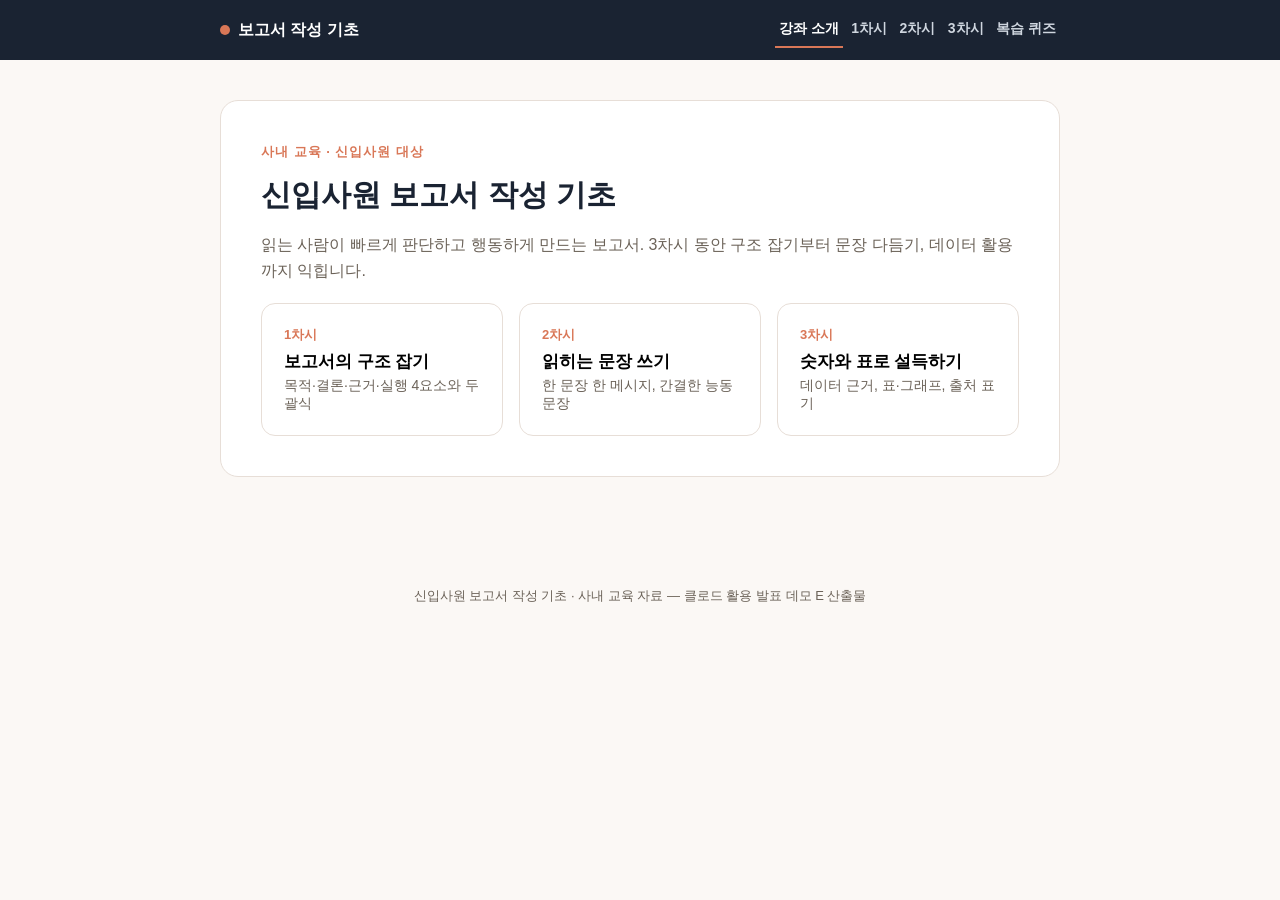
<file: 특별발표_데모자료/데모E_수업사이트/index.html>
<!DOCTYPE html>
<html lang="ko">
<head>
<meta charset="UTF-8">
<meta name="viewport" content="width=device-width, initial-scale=1.0">
<title>신입사원 보고서 작성 기초</title>
<link rel="stylesheet" href="style.css">
</head>
<body>

<header class="site">
  <div class="nav-inner">
    <div class="brand"><span class="dot"></span> 보고서 작성 기초</div>
    <nav>
      <button class="nav-btn active" data-page="home">강좌 소개</button>
      <button class="nav-btn" data-page="lesson1">1차시</button>
      <button class="nav-btn" data-page="lesson2">2차시</button>
      <button class="nav-btn" data-page="lesson3">3차시</button>
      <button class="nav-btn" data-page="quiz">복습 퀴즈</button>
    </nav>
  </div>
</header>

<main>

  <!-- 홈 -->
  <section class="page active" id="home">
    <div class="hero">
      <div class="eyebrow">사내 교육 · 신입사원 대상</div>
      <h1 class="title">신입사원 보고서 작성 기초</h1>
      <p class="lead">읽는 사람이 빠르게 판단하고 행동하게 만드는 보고서. 3차시 동안 구조 잡기부터 문장 다듬기, 데이터 활용까지 익힙니다.</p>
      <div class="lesson-grid">
        <button class="lesson-card" data-page="lesson1">
          <div class="num">1차시</div>
          <div class="name">보고서의 구조 잡기</div>
          <div class="desc">목적·결론·근거·실행 4요소와 두괄식</div>
        </button>
        <button class="lesson-card" data-page="lesson2">
          <div class="num">2차시</div>
          <div class="name">읽히는 문장 쓰기</div>
          <div class="desc">한 문장 한 메시지, 간결한 능동 문장</div>
        </button>
        <button class="lesson-card" data-page="lesson3">
          <div class="num">3차시</div>
          <div class="name">숫자와 표로 설득하기</div>
          <div class="desc">데이터 근거, 표·그래프, 출처 표기</div>
        </button>
      </div>
    </div>
  </section>

  <!-- 1차시 -->
  <section class="page" id="lesson1">
    <div class="eyebrow">1차시</div>
    <h1 class="title">보고서의 구조 잡기</h1>
    <div class="card">
      <div class="meta">대상: 입사 1년 차 이내 신입사원 · 소요 시간: 60분</div>
      <h2 class="section">학습 목표</h2>
      <ul class="goals">
        <li>보고서를 구성하는 네 가지 요소(목적·결론·근거·실행)를 설명할 수 있다.</li>
        <li>결론을 먼저 제시하는 두괄식으로 보고서의 뼈대를 잡을 수 있다.</li>
        <li>보고서의 목적에 맞는 구조를 선택할 수 있다.</li>
      </ul>
      <h2 class="section">핵심 개념</h2>
      <div class="concept">
        <h3>1. 보고서 쓰기의 5단계 흐름</h3>
        <p>자료 수집 → 구조 잡기 → 초안 작성 → 검토·수정 → 제출. 1차시는 '구조 잡기'에 집중한다. 보고서는 글짓기가 아니라 읽는 사람이 판단하고 행동하도록 돕는 '목적이 있는 문서'다.</p>
      </div>
      <div class="concept">
        <h3>2. 보고서의 4가지 구성 요소</h3>
        <p>목적은 왜 쓰는가, 결론은 무엇을 말하려는가, 근거는 결론을 뒷받침하는 사실과 데이터, 실행은 읽는 사람이 무엇을 하면 되는가에 답한다.</p>
      </div>
      <div class="concept">
        <h3>3. 두괄식 — 결론을 먼저</h3>
        <p>바쁜 의사결정자는 첫 문단에서 결론을 찾는다. 결론을 맨 앞에 두고 근거를 뒤에 배치한다.</p>
      </div>
      <h2 class="section">수업 활동</h2>
      <table>
        <tr><th>순서</th><th>활동</th><th>시간</th></tr>
        <tr><td>1</td><td>아이스브레이킹 — 최근에 쓴 보고서 떠올리기</td><td>5분</td></tr>
        <tr><td>2</td><td>강의 — 4가지 구성 요소와 두괄식</td><td>25분</td></tr>
        <tr><td>3</td><td>조별 실습 — 나쁜 예시 보고서를 4요소 구조로 고쳐쓰기</td><td>20분</td></tr>
        <tr><td>4</td><td>조별 공유 및 질의응답</td><td>10분</td></tr>
      </table>
      <div class="pager">
        <button class="ghost" data-page="home">← 강좌 소개</button>
        <button data-page="lesson2">2차시 →</button>
      </div>
    </div>
  </section>

  <!-- 2차시 -->
  <section class="page" id="lesson2">
    <div class="eyebrow">2차시</div>
    <h1 class="title">읽히는 문장 쓰기</h1>
    <div class="card">
      <div class="meta">대상: 입사 1년 차 이내 신입사원 · 소요 시간: 60분</div>
      <h2 class="section">학습 목표</h2>
      <ul class="goals">
        <li>한 문장에 하나의 메시지만 담아 쓸 수 있다.</li>
        <li>수동태와 군더더기를 덜어 간결한 문장으로 고칠 수 있다.</li>
        <li>문단의 핵심 문장을 맨 앞에 배치할 수 있다.</li>
      </ul>
      <h2 class="section">핵심 개념</h2>
      <div class="concept">
        <h3>1. 한 문장, 하나의 메시지</h3>
        <p>한 문장에 여러 메시지를 욱여넣으면 핵심을 놓친다. 메시지가 둘이면 문장을 둘로 나눈다.</p>
      </div>
      <div class="concept">
        <h3>2. 짧고 능동적으로</h3>
        <p>"검토가 진행되었다"보다 "팀장이 검토했다"가 분명하다. 수동태를 능동태로 바꾸고 군더더기를 덜어낸다.</p>
      </div>
      <div class="concept">
        <h3>3. 핵심 문장을 문단 맨 앞에</h3>
        <p>문단도 두괄식으로 쓴다. 각 문단의 첫 문장에 결론을 두고, 나머지 문장으로 뒷받침한다.</p>
      </div>
      <h2 class="section">수업 활동</h2>
      <table>
        <tr><th>순서</th><th>활동</th><th>시간</th></tr>
        <tr><td>1</td><td>복습 — 1차시 4요소 구조 되짚기</td><td>5분</td></tr>
        <tr><td>2</td><td>강의 — 한 문장 한 메시지, 능동태, 문단 두괄식</td><td>25분</td></tr>
        <tr><td>3</td><td>개인 실습 — 군더더기 문장 10개 고쳐쓰기</td><td>20분</td></tr>
        <tr><td>4</td><td>짝과 비교 및 질의응답</td><td>10분</td></tr>
      </table>
      <div class="pager">
        <button class="ghost" data-page="lesson1">← 1차시</button>
        <button data-page="lesson3">3차시 →</button>
      </div>
    </div>
  </section>

  <!-- 3차시 -->
  <section class="page" id="lesson3">
    <div class="eyebrow">3차시</div>
    <h1 class="title">숫자와 표로 설득하기</h1>
    <div class="card">
      <div class="meta">대상: 입사 1년 차 이내 신입사원 · 소요 시간: 60분</div>
      <h2 class="section">학습 목표</h2>
      <ul class="goals">
        <li>주장을 데이터로 뒷받침할 수 있다.</li>
        <li>상황에 맞게 표와 그래프를 골라 쓸 수 있다.</li>
        <li>데이터의 출처와 기준을 분명히 밝힐 수 있다.</li>
      </ul>
      <h2 class="section">핵심 개념</h2>
      <div class="concept">
        <h3>1. 숫자는 주장을 근거로 바꾼다</h3>
        <p>"매출이 많이 늘었다"는 의견이지만 "매출이 전월 대비 18% 늘었다"는 근거다. 4요소 중 '근거' 자리를 숫자로 채운다.</p>
      </div>
      <div class="concept">
        <h3>2. 표와 그래프, 언제 무엇을</h3>
        <p>정확한 값을 비교하면 표, 흐름과 추세를 보여주면 그래프를 쓴다. 그래프 한 장에는 메시지 하나만 담는다.</p>
      </div>
      <div class="concept">
        <h3>3. 출처와 기준 밝히기</h3>
        <p>모든 숫자에 출처와 집계 기준(기간·대상·단위)을 함께 적는다. 출처 없는 숫자는 신뢰받지 못한다.</p>
      </div>
      <h2 class="section">수업 활동</h2>
      <table>
        <tr><th>순서</th><th>활동</th><th>시간</th></tr>
        <tr><td>1</td><td>복습 — 2차시 문장 원칙 되짚기</td><td>5분</td></tr>
        <tr><td>2</td><td>강의 — 데이터 근거, 표·그래프 선택, 출처 표기</td><td>25분</td></tr>
        <tr><td>3</td><td>조별 실습 — 주어진 데이터로 표와 그래프 만들기</td><td>20분</td></tr>
        <tr><td>4</td><td>조별 공유 및 강좌 마무리</td><td>10분</td></tr>
      </table>
      <div class="pager">
        <button class="ghost" data-page="lesson2">← 2차시</button>
        <button data-page="quiz">복습 퀴즈 풀기 →</button>
      </div>
    </div>
  </section>

  <!-- 복습 퀴즈 -->
  <section class="page" id="quiz">
    <div class="eyebrow">복습 퀴즈</div>
    <h1 class="title">1차시 복습 퀴즈</h1>
    <p class="lead">보고서의 구조 잡기, 핵심 개념을 잘 기억하고 있는지 확인해 보세요.</p>
    <div class="quiz-box">
      <div class="quiz-bar"><div id="quizBar"></div></div>
      <div class="quiz-body" id="quizBody"></div>
    </div>
  </section>

</main>

<footer class="site">
  신입사원 보고서 작성 기초 · 사내 교육 자료 — 클로드 활용 발표 데모 E 산출물
</footer>

<script src="script.js"></script>
</body>
</html>
</file>
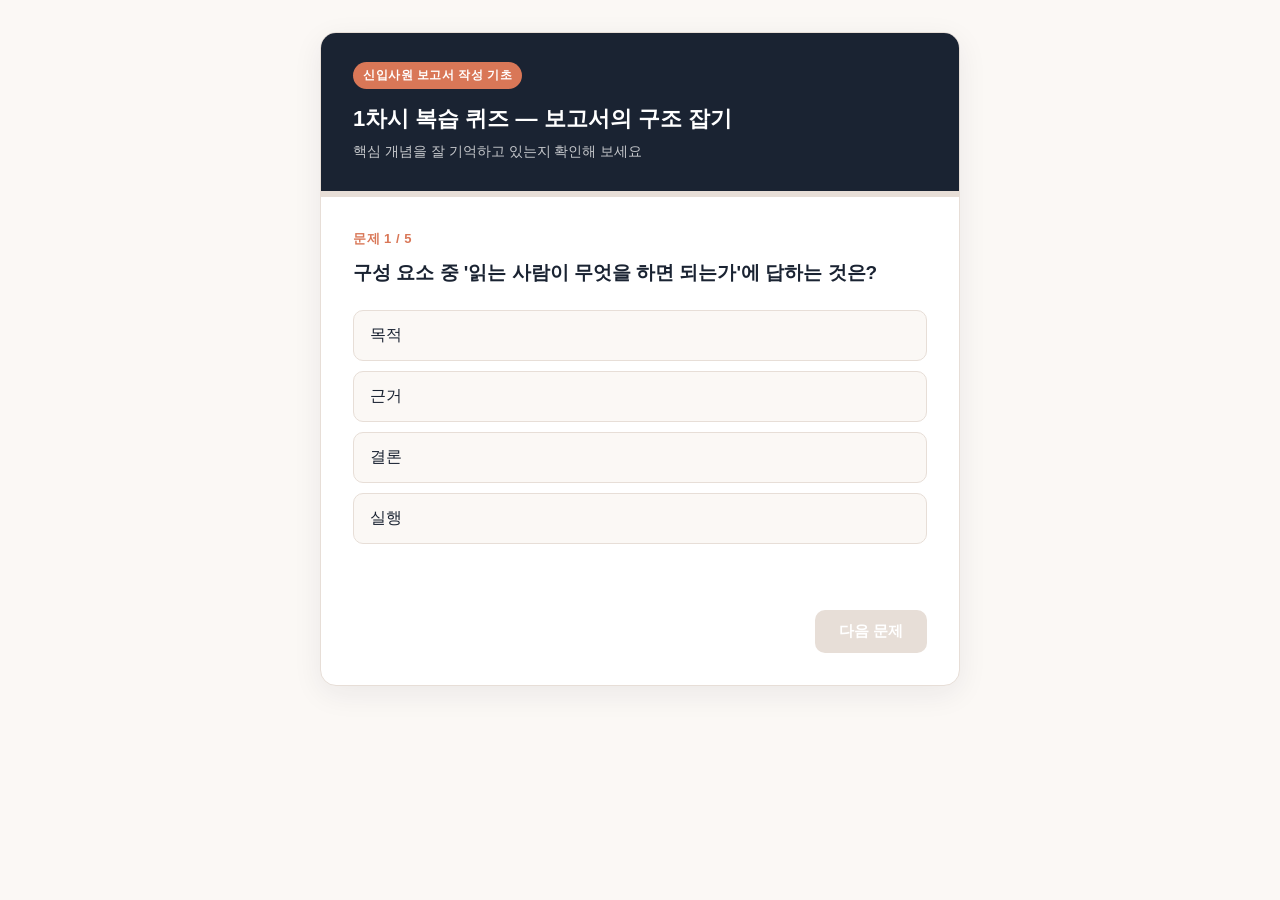
<file: 특별발표_데모자료/데모C_복습퀴즈.html>
<!DOCTYPE html>
<html lang="ko">
<head>
<meta charset="UTF-8">
<meta name="viewport" content="width=device-width, initial-scale=1.0">
<title>1차시 복습 퀴즈 — 보고서의 구조 잡기</title>
<style>
  :root {
    --coral: #D97757;
    --coral-dark: #C25E3F;
    --navy: #1A2332;
    --green: #2E7D32;
    --green-bg: #E6F4E6;
    --red: #C0392B;
    --red-bg: #FBEAE8;
    --paper: #FBF8F5;
    --line: #E7DED7;
  }
  * { box-sizing: border-box; margin: 0; padding: 0; }
  body {
    font-family: "Pretendard", "맑은 고딕", "Malgun Gothic", sans-serif;
    background: var(--paper);
    color: var(--navy);
    line-height: 1.6;
    display: flex;
    justify-content: center;
    padding: 32px 16px;
  }
  .quiz {
    width: 100%;
    max-width: 640px;
    background: #fff;
    border: 1px solid var(--line);
    border-radius: 16px;
    overflow: hidden;
    box-shadow: 0 8px 30px rgba(26, 35, 50, 0.07);
  }
  header {
    background: var(--navy);
    color: #fff;
    padding: 28px 32px;
  }
  header .tag {
    display: inline-block;
    background: var(--coral);
    color: #fff;
    font-size: 12px;
    font-weight: 700;
    padding: 4px 10px;
    border-radius: 999px;
    letter-spacing: 0.5px;
  }
  header h1 { font-size: 22px; margin-top: 12px; }
  header p { font-size: 14px; opacity: 0.75; margin-top: 4px; }
  .bar { height: 6px; background: var(--line); }
  .bar > div { height: 100%; width: 0; background: var(--coral); transition: width 0.3s ease; }
  .body { padding: 32px; }
  .qnum { font-size: 13px; font-weight: 700; color: var(--coral); letter-spacing: 0.5px; }
  .question { font-size: 19px; font-weight: 700; margin: 8px 0 22px; }
  .options { display: flex; flex-direction: column; gap: 10px; }
  .option {
    text-align: left;
    font-size: 16px;
    font-family: inherit;
    color: var(--navy);
    background: var(--paper);
    border: 1.5px solid var(--line);
    border-radius: 10px;
    padding: 14px 16px;
    cursor: pointer;
    transition: border-color 0.15s, background 0.15s;
  }
  .option:hover:not(:disabled) { border-color: var(--coral); }
  .option:disabled { cursor: default; }
  .option.correct { background: var(--green-bg); border-color: var(--green); color: var(--green); font-weight: 700; }
  .option.wrong { background: var(--red-bg); border-color: var(--red); color: var(--red); }
  .feedback { margin-top: 18px; font-size: 15px; font-weight: 600; min-height: 24px; }
  .feedback.ok { color: var(--green); }
  .feedback.no { color: var(--red); }
  .footer { margin-top: 24px; display: flex; justify-content: flex-end; }
  button.next {
    font-family: inherit;
    font-size: 15px;
    font-weight: 700;
    color: #fff;
    background: var(--coral);
    border: none;
    border-radius: 10px;
    padding: 12px 24px;
    cursor: pointer;
  }
  button.next:hover { background: var(--coral-dark); }
  button.next:disabled { background: var(--line); color: #fff; cursor: default; }
  .result { text-align: center; padding: 16px 0; }
  .result .score { font-size: 48px; font-weight: 800; color: var(--coral); }
  .result h2 { font-size: 20px; margin-bottom: 6px; }
  .result p { color: #6b6258; font-size: 15px; margin-bottom: 22px; }
  .retry {
    font-family: inherit; font-size: 15px; font-weight: 700;
    color: var(--navy); background: #fff;
    border: 1.5px solid var(--navy); border-radius: 10px;
    padding: 12px 24px; cursor: pointer;
  }
  .retry:hover { background: var(--navy); color: #fff; }
</style>
</head>
<body>
<div class="quiz">
  <header>
    <span class="tag">신입사원 보고서 작성 기초</span>
    <h1>1차시 복습 퀴즈 — 보고서의 구조 잡기</h1>
    <p>핵심 개념을 잘 기억하고 있는지 확인해 보세요</p>
  </header>
  <div class="bar"><div id="bar"></div></div>
  <div class="body" id="body"></div>
</div>

<script>
  const QUESTIONS = [
    {
      q: "보고서의 4가지 구성 요소에 해당하지 않는 것은?",
      options: ["목적", "결론", "분량", "실행"],
      answer: 2,
      explain: "보고서의 4요소는 목적·결론·근거·실행입니다. 분량은 요소가 아닙니다."
    },
    {
      q: "두괄식 보고서에서 첫 문단에 와야 하는 것은?",
      options: ["자료 수집 과정", "결론", "참고 문헌", "작성자 소개"],
      answer: 1,
      explain: "두괄식은 결론을 맨 앞에 둡니다. 바쁜 의사결정자가 첫 문단에서 핵심을 찾습니다."
    },
    {
      q: "보고서 쓰기 5단계 흐름에서 '구조 잡기' 바로 다음 단계는?",
      options: ["자료 수집", "초안 작성", "제출", "검토·수정"],
      answer: 1,
      explain: "흐름은 자료 수집 → 구조 잡기 → 초안 작성 → 검토·수정 → 제출 순서입니다."
    },
    {
      q: "'보고서는 글짓기가 아니다'라는 말이 강조하는 것은?",
      options: ["화려한 표현", "긴 분량", "명확한 목적", "어려운 용어"],
      answer: 2,
      explain: "보고서는 읽는 사람이 판단하고 행동하도록 돕는 '목적이 있는 문서'입니다."
    },
    {
      q: "구성 요소 중 '읽는 사람이 무엇을 하면 되는가'에 답하는 것은?",
      options: ["목적", "근거", "결론", "실행"],
      answer: 3,
      explain: "'실행'은 읽는 사람이 취해야 할 행동을 알려 주는 요소입니다."
    }
  ];

  let order = [];
  let idx = 0;
  let score = 0;
  const body = document.getElementById("body");
  const bar = document.getElementById("bar");

  function shuffle(arr) {
    const a = arr.slice();
    for (let i = a.length - 1; i > 0; i--) {
      const j = Math.floor(Math.random() * (i + 1));
      [a[i], a[j]] = [a[j], a[i]];
    }
    return a;
  }

  function start() {
    order = shuffle(QUESTIONS.map((_, i) => i));
    idx = 0;
    score = 0;
    renderQuestion();
  }

  function renderQuestion() {
    const q = QUESTIONS[order[idx]];
    bar.style.width = ((idx) / QUESTIONS.length * 100) + "%";
    body.innerHTML = `
      <div class="qnum">문제 ${idx + 1} / ${QUESTIONS.length}</div>
      <div class="question">${q.q}</div>
      <div class="options" id="options"></div>
      <div class="feedback" id="feedback"></div>
      <div class="footer">
        <button class="next" id="next" disabled>${idx + 1 === QUESTIONS.length ? "결과 보기" : "다음 문제"}</button>
      </div>
    `;
    const optWrap = document.getElementById("options");
    q.options.forEach((text, i) => {
      const btn = document.createElement("button");
      btn.className = "option";
      btn.textContent = text;
      btn.onclick = () => choose(i, q);
      optWrap.appendChild(btn);
    });
    document.getElementById("next").onclick = nextQuestion;
  }

  function choose(i, q) {
    const buttons = document.querySelectorAll(".option");
    buttons.forEach((b, bi) => {
      b.disabled = true;
      if (bi === q.answer) b.classList.add("correct");
      if (bi === i && i !== q.answer) b.classList.add("wrong");
    });
    const fb = document.getElementById("feedback");
    if (i === q.answer) {
      score++;
      fb.className = "feedback ok";
      fb.textContent = "정답입니다! " + q.explain;
    } else {
      fb.className = "feedback no";
      fb.textContent = "아쉬워요. " + q.explain;
    }
    document.getElementById("next").disabled = false;
  }

  function nextQuestion() {
    idx++;
    if (idx < QUESTIONS.length) {
      renderQuestion();
    } else {
      renderResult();
    }
  }

  function renderResult() {
    bar.style.width = "100%";
    const total = QUESTIONS.length;
    let msg = "";
    if (score === total) msg = "완벽합니다! 1차시 핵심을 모두 기억하고 있어요.";
    else if (score >= total - 1) msg = "훌륭해요. 거의 다 맞혔습니다.";
    else if (score >= total / 2) msg = "잘했어요. 틀린 개념만 다시 살펴보세요.";
    else msg = "교안을 한 번 더 복습하고 다시 도전해 보세요.";
    body.innerHTML = `
      <div class="result">
        <div class="score">${score} / ${total}</div>
        <h2>복습 완료!</h2>
        <p>${msg}</p>
        <button class="retry" id="retry">다시 풀기</button>
      </div>
    `;
    document.getElementById("retry").onclick = start;
  }

  start();
</script>
</body>
</html>
</file>
<file: 특별발표_데모자료/데모E_수업사이트/style.css>
:root {
  --coral: #D97757;
  --coral-dark: #C25E3F;
  --navy: #1A2332;
  --navy-soft: #2C3A4F;
  --green: #2E7D32;
  --green-bg: #E6F4E6;
  --red: #C0392B;
  --red-bg: #FBEAE8;
  --paper: #FBF8F5;
  --line: #E7DED7;
  --muted: #6B6258;
}

* { box-sizing: border-box; margin: 0; padding: 0; }

body {
  font-family: "Pretendard", "맑은 고딕", "Malgun Gothic", sans-serif;
  background: var(--paper);
  color: var(--navy);
  line-height: 1.65;
}

/* ── 상단 내비게이션 ── */
header.site {
  background: var(--navy);
  color: #fff;
  position: sticky;
  top: 0;
  z-index: 10;
}
.nav-inner {
  max-width: 880px;
  margin: 0 auto;
  padding: 0 20px;
  display: flex;
  align-items: center;
  flex-wrap: wrap;
  gap: 4px 18px;
  min-height: 60px;
}
.brand {
  font-weight: 800;
  font-size: 16px;
  margin-right: auto;
  display: flex;
  align-items: center;
  gap: 8px;
}
.brand .dot {
  width: 10px; height: 10px;
  background: var(--coral);
  border-radius: 50%;
  display: inline-block;
}
nav button {
  font-family: inherit;
  font-size: 14px;
  font-weight: 600;
  color: #cfd6df;
  background: none;
  border: none;
  padding: 8px 4px;
  cursor: pointer;
  border-bottom: 2px solid transparent;
}
nav button:hover { color: #fff; }
nav button.active {
  color: #fff;
  border-bottom-color: var(--coral);
}

/* ── 본문 공통 ── */
main {
  max-width: 880px;
  margin: 0 auto;
  padding: 40px 20px 80px;
}
.page { display: none; }
.page.active { display: block; animation: fade 0.25s ease; }
@keyframes fade { from { opacity: 0; transform: translateY(6px); } to { opacity: 1; transform: none; } }

.eyebrow {
  font-size: 13px;
  font-weight: 700;
  letter-spacing: 1px;
  color: var(--coral);
  text-transform: uppercase;
}
h1.title { font-size: 30px; margin: 8px 0 12px; }
h2.section { font-size: 21px; margin: 32px 0 14px; }
p.lead { font-size: 16px; color: var(--muted); }

/* ── 홈 ── */
.hero {
  background: #fff;
  border: 1px solid var(--line);
  border-radius: 18px;
  padding: 40px;
}
.lesson-grid {
  display: grid;
  grid-template-columns: repeat(auto-fit, minmax(220px, 1fr));
  gap: 16px;
  margin-top: 18px;
}
.lesson-card {
  text-align: left;
  font-family: inherit;
  background: #fff;
  border: 1px solid var(--line);
  border-radius: 14px;
  padding: 22px;
  cursor: pointer;
  transition: border-color 0.15s, transform 0.15s;
}
.lesson-card:hover { border-color: var(--coral); transform: translateY(-3px); }
.lesson-card .num {
  font-size: 13px;
  font-weight: 700;
  color: var(--coral);
}
.lesson-card .name { font-size: 17px; font-weight: 700; margin: 6px 0 4px; }
.lesson-card .desc { font-size: 14px; color: var(--muted); }

/* ── 차시 본문 ── */
.card {
  background: #fff;
  border: 1px solid var(--line);
  border-radius: 14px;
  padding: 28px 30px;
  margin-top: 16px;
}
.meta { font-size: 14px; color: var(--muted); margin-bottom: 4px; }
ul.goals { list-style: none; }
ul.goals li {
  padding: 7px 0 7px 26px;
  position: relative;
}
ul.goals li::before {
  content: "✓";
  position: absolute;
  left: 0;
  color: var(--coral);
  font-weight: 800;
}
.concept { margin-top: 16px; }
.concept h3 {
  font-size: 16px;
  color: var(--coral-dark);
}
.concept p { font-size: 15px; }
table {
  width: 100%;
  border-collapse: collapse;
  margin-top: 12px;
  font-size: 15px;
}
th, td {
  border: 1px solid var(--line);
  padding: 9px 12px;
  text-align: left;
}
th { background: var(--paper); font-weight: 700; }

.pager {
  margin-top: 22px;
  display: flex;
  justify-content: space-between;
  gap: 12px;
}
.pager button {
  font-family: inherit;
  font-size: 14px;
  font-weight: 700;
  color: #fff;
  background: var(--coral);
  border: none;
  border-radius: 10px;
  padding: 11px 20px;
  cursor: pointer;
}
.pager button:hover { background: var(--coral-dark); }
.pager button.ghost {
  background: #fff;
  color: var(--navy);
  border: 1.5px solid var(--line);
}
.pager button.ghost:hover { border-color: var(--navy); background: var(--paper); }

/* ── 퀴즈 ── */
.quiz-box {
  background: #fff;
  border: 1px solid var(--line);
  border-radius: 14px;
  overflow: hidden;
  margin-top: 16px;
}
.quiz-bar { height: 6px; background: var(--line); }
.quiz-bar > div { height: 100%; width: 0; background: var(--coral); transition: width 0.3s ease; }
.quiz-body { padding: 30px; }
.qnum { font-size: 13px; font-weight: 700; color: var(--coral); }
.question { font-size: 18px; font-weight: 700; margin: 8px 0 20px; }
.options { display: flex; flex-direction: column; gap: 10px; }
.option {
  text-align: left;
  font-size: 15px;
  font-family: inherit;
  color: var(--navy);
  background: var(--paper);
  border: 1.5px solid var(--line);
  border-radius: 10px;
  padding: 13px 15px;
  cursor: pointer;
}
.option:hover:not(:disabled) { border-color: var(--coral); }
.option:disabled { cursor: default; }
.option.correct { background: var(--green-bg); border-color: var(--green); color: var(--green); font-weight: 700; }
.option.wrong { background: var(--red-bg); border-color: var(--red); color: var(--red); }
.feedback { margin-top: 16px; font-size: 14px; font-weight: 600; min-height: 22px; }
.feedback.ok { color: var(--green); }
.feedback.no { color: var(--red); }
.quiz-foot { margin-top: 22px; display: flex; justify-content: flex-end; }
.quiz-foot button {
  font-family: inherit; font-size: 14px; font-weight: 700;
  color: #fff; background: var(--coral);
  border: none; border-radius: 10px; padding: 11px 22px; cursor: pointer;
}
.quiz-foot button:disabled { background: var(--line); cursor: default; }
.result { text-align: center; padding: 14px 0; }
.result .score { font-size: 44px; font-weight: 800; color: var(--coral); }
.result h3 { font-size: 19px; margin-bottom: 4px; }
.result p { color: var(--muted); font-size: 14px; margin-bottom: 20px; }
.result button {
  font-family: inherit; font-size: 14px; font-weight: 700;
  color: var(--navy); background: #fff;
  border: 1.5px solid var(--navy); border-radius: 10px;
  padding: 11px 22px; cursor: pointer;
}

footer.site {
  text-align: center;
  font-size: 13px;
  color: var(--muted);
  padding: 28px 20px 40px;
}
</file>
